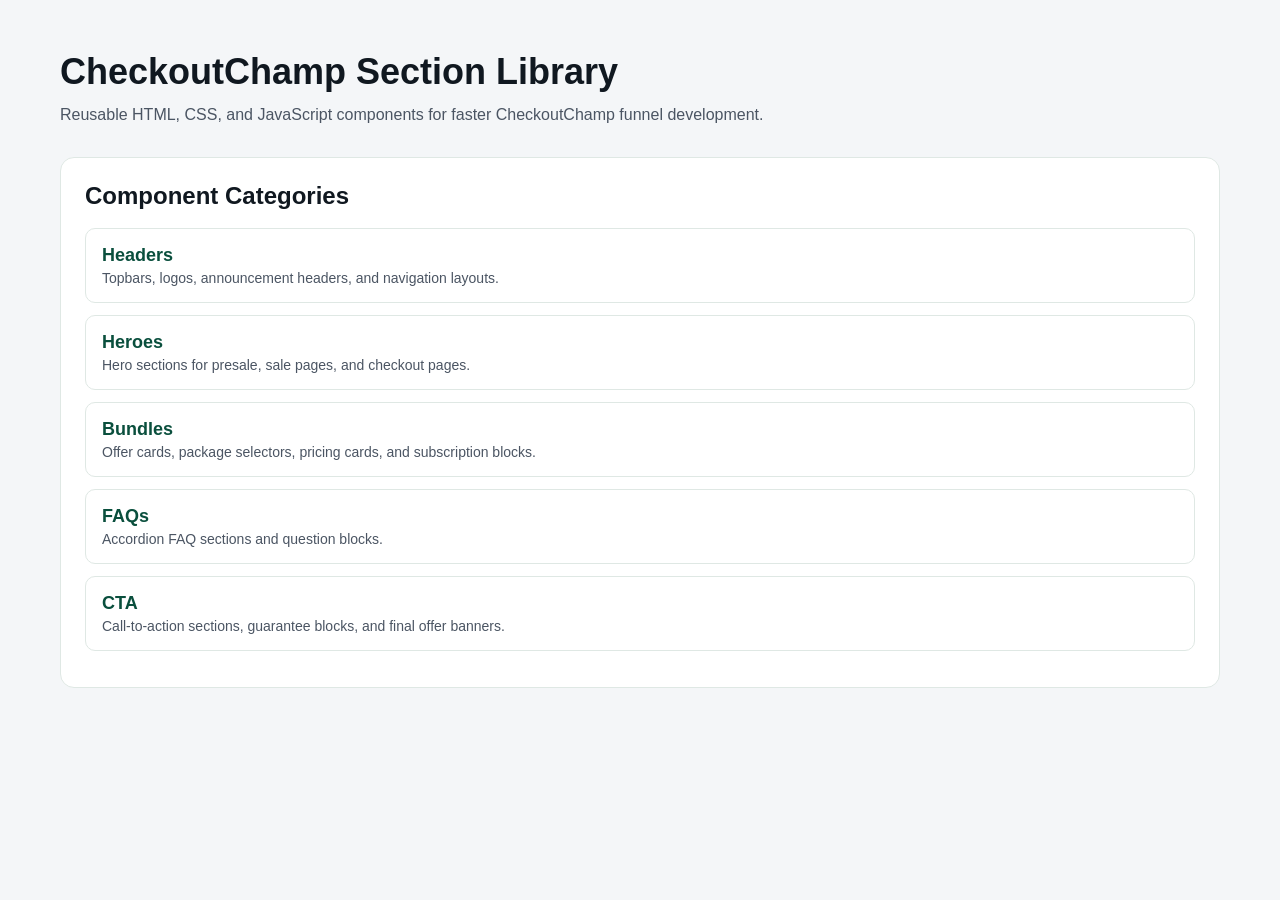
<file: index.html>
<!DOCTYPE html>
<html lang="en">
<head>
  <meta charset="UTF-8" />
  <meta name="viewport" content="width=device-width, initial-scale=1.0" />

  <title>CheckoutChamp Section Library</title>

  <link rel="stylesheet" href="./global/preview.css" />
</head>
<body>
  <main class="library main-library">
    <header class="library__header">
      <h1>CheckoutChamp Section Library</h1>
      <p>Reusable HTML, CSS, and JavaScript components for faster CheckoutChamp funnel development.</p>
    </header>
<section class="library-group">
  <h2>Component Categories</h2>

  <a class="library-card" href="./components/headers/">
    <strong>Headers</strong>
    <span>Topbars, logos, announcement headers, and navigation layouts.</span>
  </a>

  <a class="library-card" href="./components/heroes/">
    <strong>Heroes</strong>
    <span>Hero sections for presale, sale pages, and checkout pages.</span>
  </a>

  <a class="library-card" href="./components/bundles/">
    <strong>Bundles</strong>
    <span>Offer cards, package selectors, pricing cards, and subscription blocks.</span>
  </a>
<a class="library-card" href="./components/faqs/">
  <strong>FAQs</strong>
  <span>Accordion FAQ sections and question blocks.</span>
</a>
  <a class="library-card" href="./components/cta/">
    <strong>CTA</strong>
    <span>Call-to-action sections, guarantee blocks, and final offer banners.</span>
  </a>
</section>
  </main>

  <script src="./global/preview.js"></script>
</body>
</html>
</file>
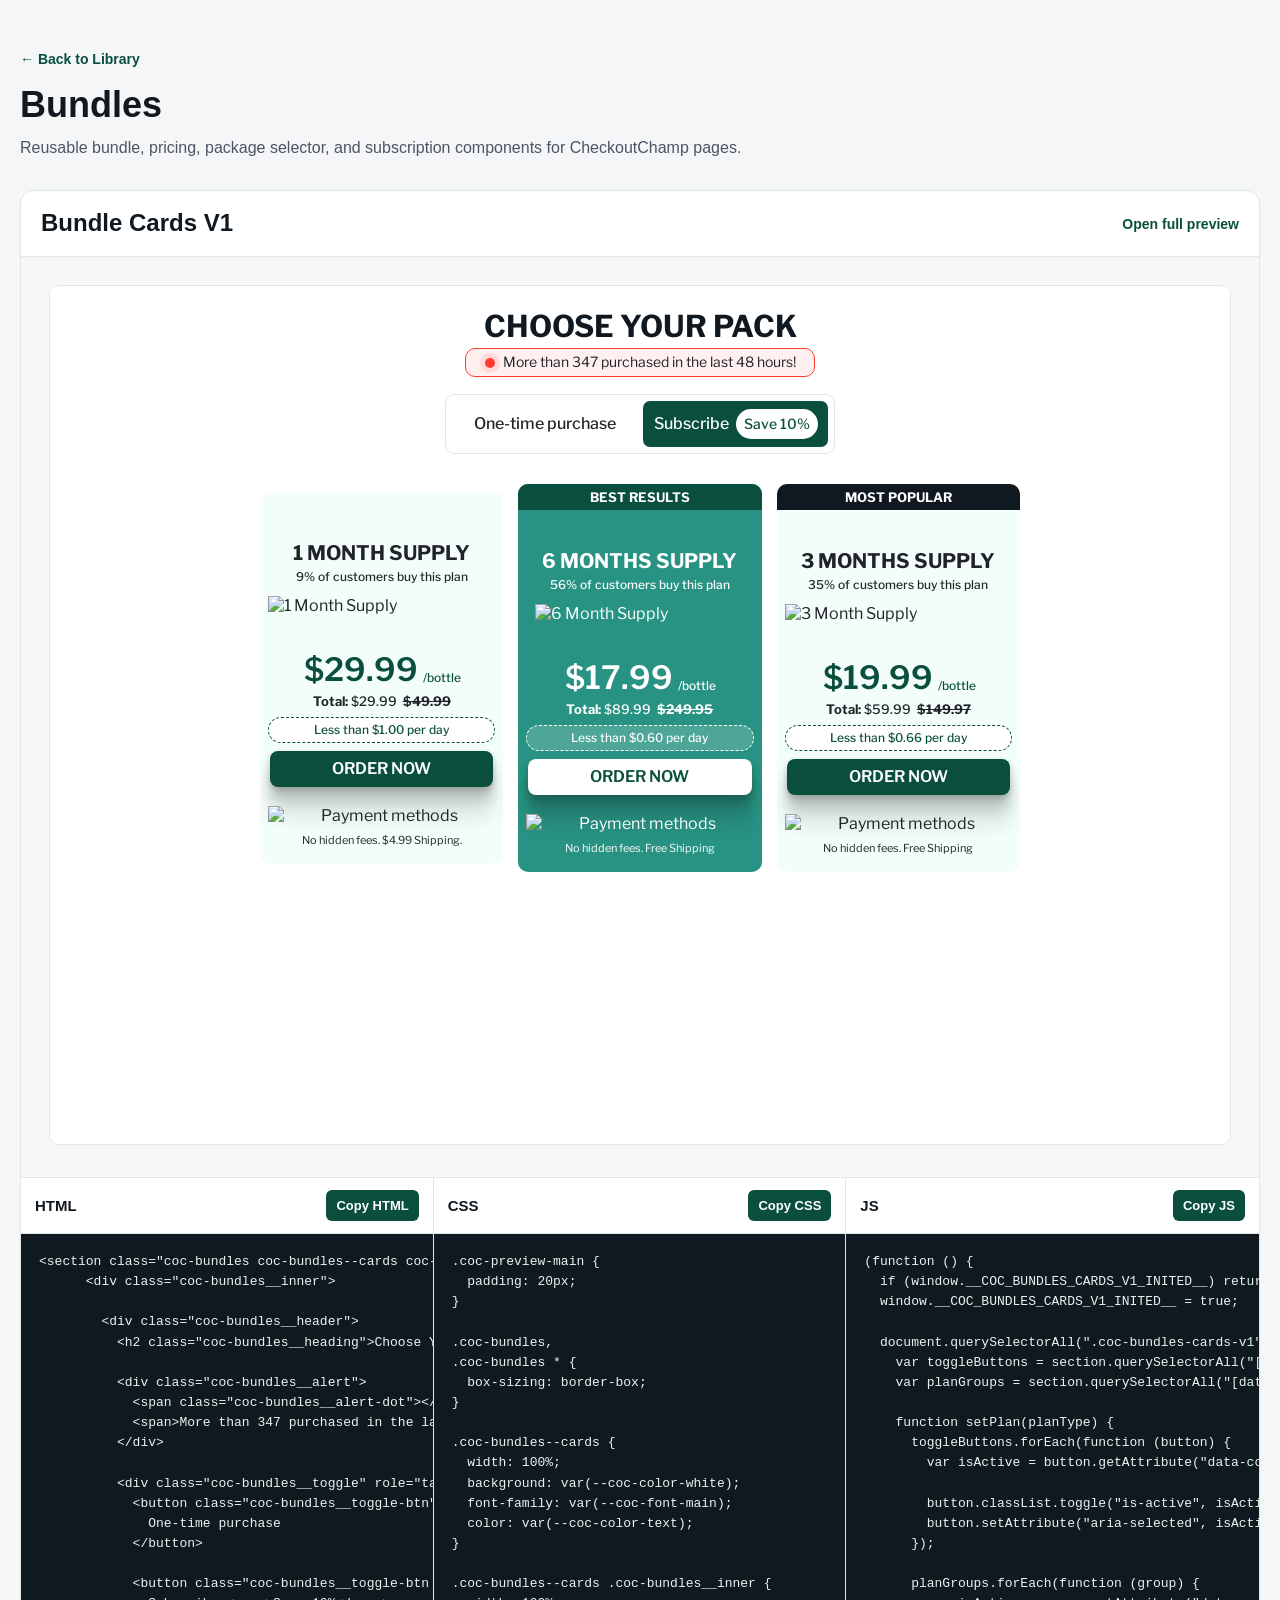
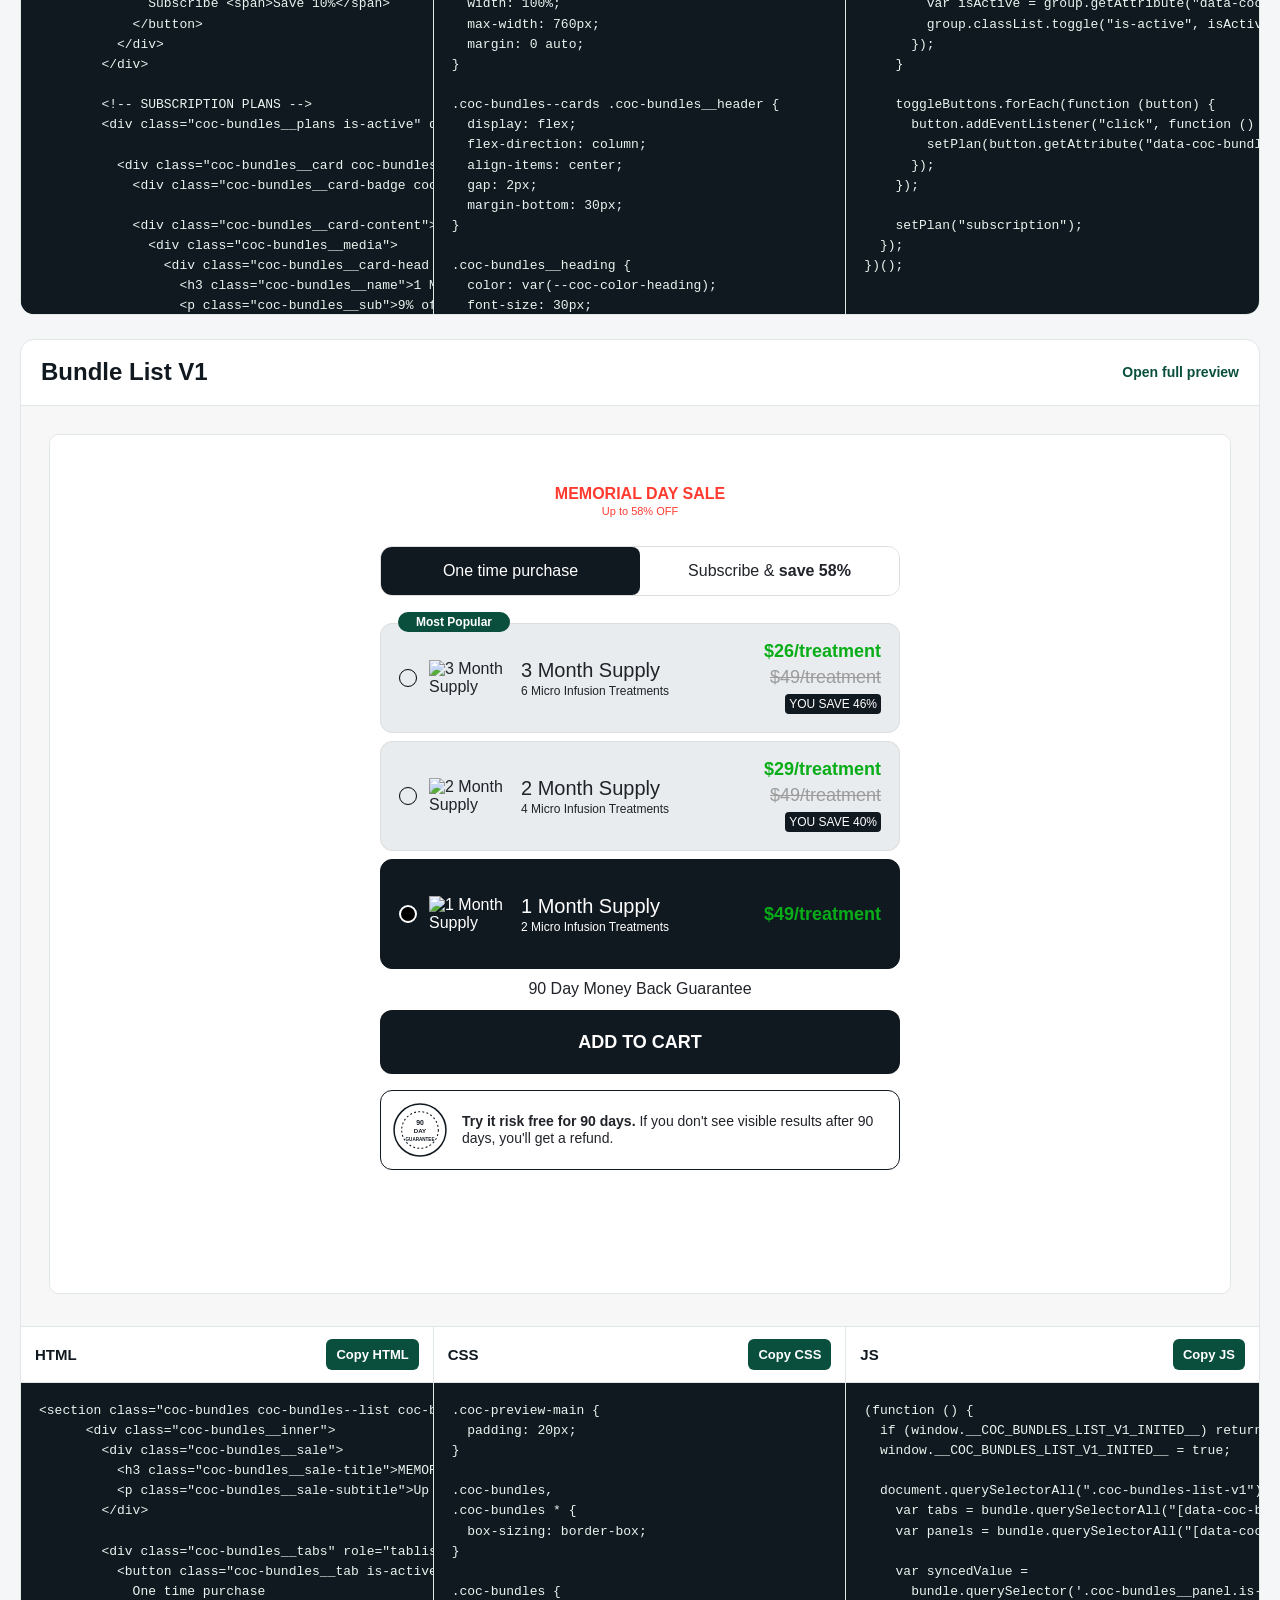
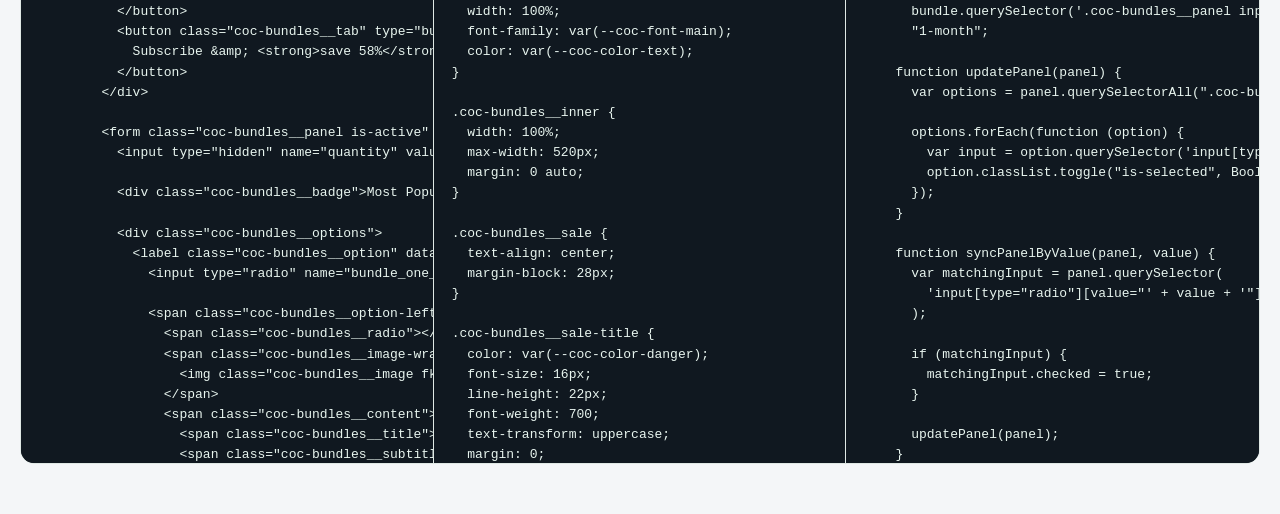
<file: components/bundles/index.html>
<!DOCTYPE html>
<html lang="en">

<head>
  <meta charset="UTF-8" />
  <meta name="viewport" content="width=device-width, initial-scale=1.0" />

  <title>Bundles | CheckoutChamp Section Library</title>

  <link rel="stylesheet" href="../../global/base.css" />
  <link rel="stylesheet" href="../../global/preview.css" />
  <link rel="stylesheet" href="../../palettes/palette-01.css" />

  <style>
    .component-code-grid.component-code-grid--three {
      grid-template-columns: repeat(3, minmax(0, 1fr));
    }

    @media screen and (max-width: 1023px) {
      .component-code-grid.component-code-grid--three {
        grid-template-columns: 1fr;
      }
    }
  </style>
</head>

<body>
  <main class="library">
    <header class="library__header">
      <a class="library-back" href="../../index.html">← Back to Library</a>
      <h1>Bundles</h1>
      <p>Reusable bundle, pricing, package selector, and subscription components for CheckoutChamp pages.</p>
    </header>

    <section class="component-preview">
      <div class="component-preview__head">
        <h2>Bundle Cards V1</h2>
        <a class="component-preview__open" href="./cards-v1/">Open full preview</a>
      </div>

      <div class="component-preview__render">
        <iframe class="component-preview__iframe" src="./cards-v1/" title="Bundle Cards V1 Preview"></iframe>
      </div>
      <div class="component-code-grid component-code-grid--three">
        <div class="component-code-box">
          <div class="component-code-box__top">
            <h3>HTML</h3>
            <button type="button" class="copy-code-btn" data-copy-target="bundle-cards-v1-html">
              Copy HTML
            </button>
          </div>

          <pre><code
  id="bundle-cards-v1-html"
  data-code-src="./cards-v1/index.html"
  data-code-selector=".coc-bundles"
>Loading HTML...</code></pre>
        </div>

        <div class="component-code-box">
          <div class="component-code-box__top">
            <h3>CSS</h3>
            <button type="button" class="copy-code-btn" data-copy-target="bundle-cards-v1-css">
              Copy CSS
            </button>
          </div>
          <pre><code
  id="bundle-cards-v1-css"
  data-code-src="./cards-v1/style.css"
>Loading CSS...</code></pre>
        </div>
        <div class="component-code-box">
          <div class="component-code-box__top">
            <h3>JS</h3>
            <button type="button" class="copy-code-btn" data-copy-target="bundle-cards-v1-css">
              Copy JS
            </button>
          </div>
          <pre><code
  id="bundle-cards-v1-js"
  data-code-src="./cards-v1/script.js"
>Loading JS...</code></pre>
        </div>
      </div>
    </section>

    <section class="component-preview">
      <div class="component-preview__head">
        <h2>Bundle List V1</h2>
        <a class="component-preview__open" href="./list-v1/">Open full preview</a>
      </div>

      <div class="component-preview__render">
        <iframe class="component-preview__iframe" src="./list-v1/" title="Bundle List V1 Preview"></iframe>
      </div>
      <div class="component-code-grid component-code-grid--three">
        <div class="component-code-box">
          <div class="component-code-box__top">
            <h3>HTML</h3>
            <button type="button" class="copy-code-btn" data-copy-target="bundle-list-v1-html">
              Copy HTML
            </button>
          </div>

          <pre><code
  id="bundle-list-v1-html"
  data-code-src="./list-v1/index.html"
  data-code-selector=".coc-bundles"
>Loading HTML...</code></pre>
        </div>

        <div class="component-code-box">
          <div class="component-code-box__top">
            <h3>CSS</h3>
            <button type="button" class="copy-code-btn" data-copy-target="bundle-list-v1-css">
              Copy CSS
            </button>
          </div>

          <pre><code
  id="bundle-list-v1-css"
  data-code-src="./list-v1/style.css"
>Loading CSS...</code></pre>
        </div>

        <div class="component-code-box">
          <div class="component-code-box__top">
            <h3>JS</h3>
            <button type="button" class="copy-code-btn" data-copy-target="bundle-list-v1-css">
              Copy JS
            </button>
          </div>

          <pre><code
  id="bundle-list-v1-js"
  data-code-src="./list-v1/script.js"
>Loading JS...</code></pre>
        </div>
      </div>
    </section>
  </main>

  <script src="../../global/preview.js"></script>
</body>

</html>
</file>
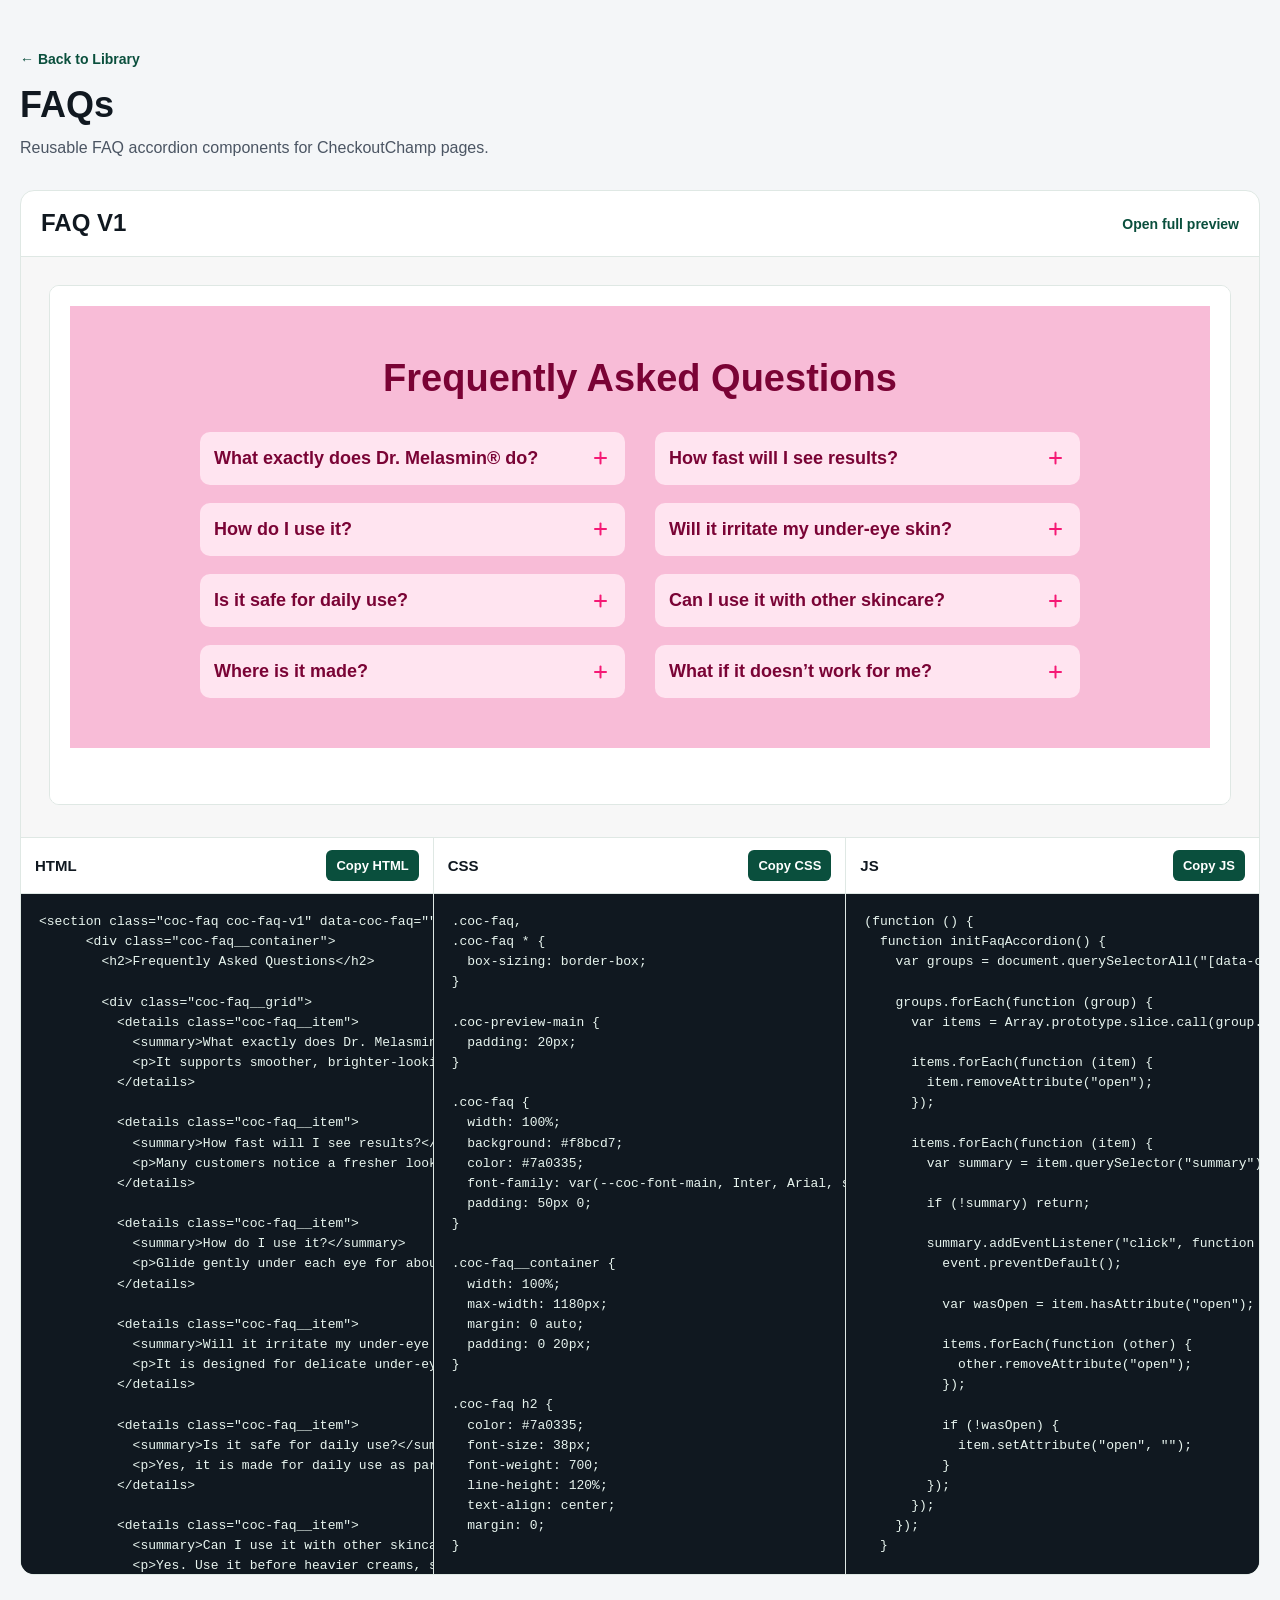
<file: components/faqs/index.html>
<!DOCTYPE html>
<html lang="en">
<head>
  <meta charset="UTF-8" />
  <meta name="viewport" content="width=device-width, initial-scale=1.0" />

  <title>FAQs | CheckoutChamp Section Library</title>

  <link rel="stylesheet" href="../../global/base.css" />
  <link rel="stylesheet" href="../../global/preview.css" />
  <link rel="stylesheet" href="../../palettes/palette-01.css" />

  <style>
    .component-preview__iframe {
      width: 100%;
      min-height: 520px;
      border: 1px solid #dfe8e4;
      border-radius: 10px;
      background: #ffffff;
    }
  </style>
</head>

<body>
  <main class="library">
    <header class="library__header">
      <a class="library-back" href="../../index.html">← Back to Library</a>
      <h1>FAQs</h1>
      <p>Reusable FAQ accordion components for CheckoutChamp pages.</p>
    </header>

    <section class="component-preview">
      <div class="component-preview__head">
        <h2>FAQ V1</h2>
        <a class="component-preview__open" href="./faq-v1/">Open full preview</a>
      </div>

      <div class="component-preview__render">
        <iframe class="component-preview__iframe" src="./faq-v1/" title="FAQ V1 Preview"></iframe>
      </div>

      <div class="component-code-grid component-code-grid--three">
        <div class="component-code-box">
          <div class="component-code-box__top">
            <h3>HTML</h3>
            <button type="button" class="copy-code-btn" data-copy-target="faq-v1-html">Copy HTML</button>
          </div>
          <pre><code id="faq-v1-html" data-code-src="./faq-v1/index.html" data-code-selector=".coc-faq">Loading HTML...</code></pre>
        </div>

        <div class="component-code-box">
          <div class="component-code-box__top">
            <h3>CSS</h3>
            <button type="button" class="copy-code-btn" data-copy-target="faq-v1-css">Copy CSS</button>
          </div>
          <pre><code id="faq-v1-css" data-code-src="./faq-v1/style.css">Loading CSS...</code></pre>
        </div>

        <div class="component-code-box">
          <div class="component-code-box__top">
            <h3>JS</h3>
            <button type="button" class="copy-code-btn" data-copy-target="faq-v1-js">Copy JS</button>
          </div>
          <pre><code id="faq-v1-js" data-code-src="./faq-v1/script.js">Loading JS...</code></pre>
        </div>
      </div>
    </section>
  </main>

  <script src="../../global/preview.js"></script>
</body>
</html>
</file>
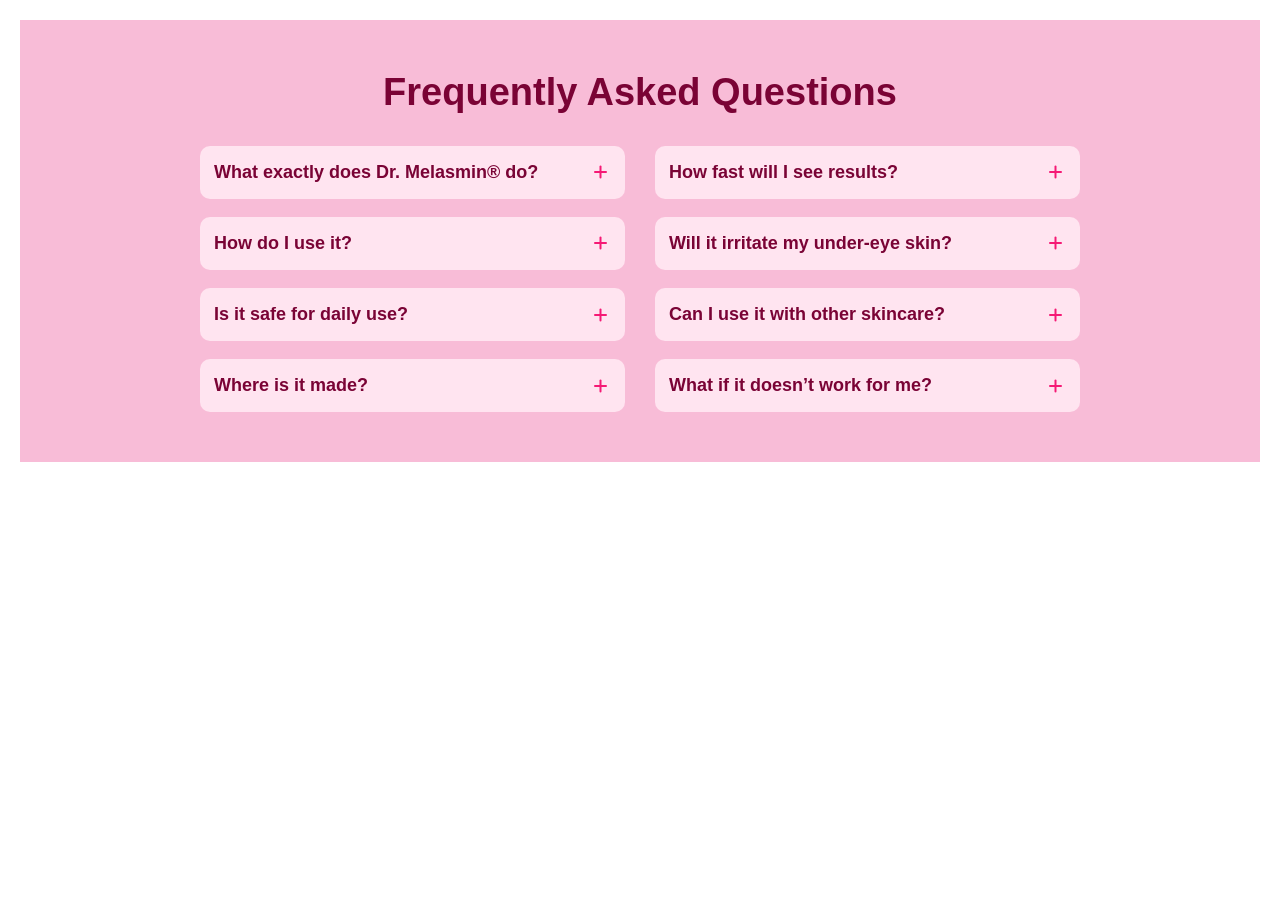
<file: components/faqs/faq-v1/index.html>
<!DOCTYPE html>
<html lang="en">
<head>
  <meta charset="UTF-8" />
  <meta name="viewport" content="width=device-width, initial-scale=1.0" />

  <title>FAQ V1 | CheckoutChamp Section Library</title>

  <link rel="stylesheet" href="https://fonts.googleapis.com/css2?family=Inter:wght@400;500;600;700&display=swap" />
  <link rel="stylesheet" href="../../../global/base.css" />
  <link rel="stylesheet" href="../../../palettes/palette-01.css" />
  <link rel="stylesheet" href="./style.css" />
</head>

<body>
  <main class="coc-preview-main">
    <section class="coc-faq coc-faq-v1" data-coc-faq>
      <div class="coc-faq__container">
        <h2>Frequently Asked Questions</h2>

        <div class="coc-faq__grid">
          <details class="coc-faq__item">
            <summary>What exactly does Dr. Melasmin® do?</summary>
            <p>It supports smoother, brighter-looking under-eyes and helps improve the look of hollowing, dark circles, and crepey skin.</p>
          </details>

          <details class="coc-faq__item">
            <summary>How fast will I see results?</summary>
            <p>Many customers notice a fresher look within days, with best results from consistent daily use.</p>
          </details>

          <details class="coc-faq__item">
            <summary>How do I use it?</summary>
            <p>Glide gently under each eye for about 15 seconds. Use daily on clean skin before heavier creams or makeup.</p>
          </details>

          <details class="coc-faq__item">
            <summary>Will it irritate my under-eye skin?</summary>
            <p>It is designed for delicate under-eye skin, but patch test first if you are very sensitive.</p>
          </details>

          <details class="coc-faq__item">
            <summary>Is it safe for daily use?</summary>
            <p>Yes, it is made for daily use as part of your skincare routine.</p>
          </details>

          <details class="coc-faq__item">
            <summary>Can I use it with other skincare?</summary>
            <p>Yes. Use it before heavier creams, sunscreen, or makeup.</p>
          </details>

          <details class="coc-faq__item">
            <summary>Where is it made?</summary>
            <p>It uses Korean skincare-inspired actives and clean manufacturing standards.</p>
          </details>

          <details class="coc-faq__item">
            <summary>What if it doesn’t work for me?</summary>
            <p>You are protected by the satisfaction guarantee during the guarantee window.</p>
          </details>
        </div>
      </div>
    </section>
  </main>

  <script src="./script.js"></script>
</body>
</html>
</file>
<file: global/preview.css>
* {
  box-sizing: border-box;
}

body {
  margin: 0;
  background: #f4f6f8;
  color: #101820;
  font-family: Arial, sans-serif;
}


.library {
  width: 100%;
  max-width: 100%;
  margin: 0 auto;
  padding: 50px 20px;
}
.library.main-library{
  max-width: 1200px;
}
.library__header {
  margin-bottom: 30px;
}

.library h1 {
  font-size: 36px;
  line-height: 1.2;
  margin: 0 0 10px;
}

.library p {
  font-size: 16px;
  line-height: 1.5;
  color: #4b5563;
  margin: 0;
}

.library-group {
  background: #ffffff;
  border: 1px solid #dfe8e4;
  border-radius: 14px;
  padding: 24px;
}

.library-group h2 {
  font-size: 24px;
  margin: 0 0 18px;
}

.library-card {
  display: block;
  border: 1px solid #dfe8e4;
  border-radius: 10px;
  background: #ffffff;
  color: #0a4f3d;
  text-decoration: none;
  margin-bottom: 12px;
  padding: 16px;
}

.library-card:hover {
  background: #f3fefa;
}

.library-card strong {
  display: block;
  font-size: 18px;
  font-weight: 700;
}

.library-card span {
  display: block;
  color: #4b5563;
  font-size: 14px;
  font-weight: 400;
  margin-top: 4px;
}

.library-back {
  display: inline-block;
  color: #0a4f3d;
  font-size: 14px;
  font-weight: 700;
  text-decoration: none;
  margin-bottom: 16px;
}

.component-preview {
  width: 100%;
  max-width: 100%;
  background: #ffffff;
  border: 1px solid #dfe8e4;
  border-radius: 14px;
  margin-top: 24px;
  overflow: hidden;
}

.component-preview__head {
  display: flex;
  align-items: center;
  justify-content: space-between;
  gap: 16px;
  border-bottom: 1px solid #dfe8e4;
  padding: 18px 20px;
}

.component-preview__head h2 {
  margin: 0;
  color: #101820;
  font-size: 24px;
  font-weight: 700;
  line-height: 120%;
}

.component-preview__open {
  color: #0a4f3d;
  font-size: 14px;
  font-weight: 700;
  text-decoration: none;
}

.component-preview__render {
  width: 100%;
  background: #f7f7f7;
  padding: 28px;
}

.component-preview__iframe {
  width: 100%;
  min-height: 860px;
  border: 1px solid #dfe8e4;
  border-radius: 10px;
  background: #ffffff;
}

.component-code-grid {
  display: grid;
  grid-template-columns: 1fr 1fr;
  gap: 0;
  border-top: 1px solid #dfe8e4;
}

.component-code-grid.component-code-grid--three {
  grid-template-columns: repeat(3, minmax(0, 1fr));
}

.component-code-box {
  min-width: 0;
  border-right: 1px solid #dfe8e4;
  background: #101820;
}

.component-code-box:last-child {
  border-right: 0;
}

.component-code-box__top {
  display: flex;
  align-items: center;
  justify-content: space-between;
  gap: 16px;
  background: #ffffff;
  border-bottom: 1px solid #dfe8e4;
  padding: 12px 14px;
}

.component-code-box__top h3 {
  margin: 0;
  color: #101820;
  font-size: 15px;
  font-weight: 700;
}

.copy-code-btn {
  border: 0;
  border-radius: 6px;
  background: #0a4f3d;
  color: #ffffff;
  font-size: 13px;
  font-weight: 700;
  padding: 8px 10px;
  cursor: pointer;
}

.component-code-box pre {
  max-height: 680px;
  min-height: 520px;
  overflow: auto;
  margin: 0;
  background: #101820;
  padding: 18px;
}

.component-code-box code {
  display: block;
  color: #e8f5ef;
  background: #101820;
  font-family: Consolas, Monaco, "Courier New", monospace;
  font-size: 13px;
  line-height: 1.55;
  white-space: pre;
}

@media screen and (max-width: 1023px) {
  .component-code-grid.component-code-grid--three {
    grid-template-columns: 1fr;
  }
}

@media screen and (max-width: 767px) {
  .library {
    padding: 32px 14px;
  }

  .component-preview__head {
    align-items: flex-start;
    flex-direction: column;
  }

  .component-preview__render {
    padding: 16px;
  }

  .component-preview__iframe {
    min-height: 820px;
  }

  .component-code-grid {
    grid-template-columns: 1fr;
  }

  .component-code-box {
    border-right: 0;
    border-bottom: 1px solid #dfe8e4;
  }

  .component-code-box:last-child {
    border-bottom: 0;
  }

  .component-code-box pre {
    min-height: 420px;
    max-height: 560px;
  }
}
</file>
<file: global/base.css>
:root {
  --coc-font-main: "Libre Franklin", Arial, sans-serif;
  --coc-font-secondary: "DM Sans", Arial, sans-serif;

  --coc-color-primary: #0a4f3d;
  --coc-color-secondary: #f3fefa;
  --coc-color-accent: #289383;

  --coc-color-text: #202329;
  --coc-color-heading: #101820;
  --coc-color-muted: #4b5563;
  --coc-color-border: #dfe8e4;

  --coc-color-white: #ffffff;
  --coc-color-black: #000000;
  --coc-color-off-white: #f8fffc;
  --coc-color-danger: #ff3b30;
  --coc-color-success: #08ad18;

  --coc-page-bg: var(--coc-color-white);
  --coc-section-bg: var(--coc-color-secondary);
  --coc-card-bg: var(--coc-color-white);

  --coc-btn-bg: var(--coc-color-primary);
  --coc-btn-text: var(--coc-color-white);

  --coc-container: 1200px;

  --coc-radius-sm: 8px;
  --coc-radius-md: 12px;
  --coc-radius-lg: 16px;
}

* {
  box-sizing: border-box;
}

html,
body {
  width: 100%;
  margin: 0;
  padding: 0;
}

body {
  font-family: var(--coc-font-main);
  color: var(--coc-color-text);
  background: var(--coc-page-bg);
}

img,
video,
svg {
  max-width: 100%;
}

img,
video {
  display: block;
  height: auto;
}

button,
input,
select,
textarea {
  font-family: inherit;
}

button {
  cursor: pointer;
}

.coc-container {
  width: 100%;
  max-width: var(--coc-container);
  margin: 0 auto;
  padding: 0 20px;
}
</file>
<file: palettes/palette-01.css>
:root {
  --coc-font-main: Arial, sans-serif;
  --coc-font-secondary: Arial, sans-serif;

  --coc-color-primary: #101820;
  --coc-color-secondary: #f7f7f7;
  --coc-color-accent: #0a4f3d;

  --coc-color-text: #202329;
  --coc-color-heading: #101820;
  --coc-color-muted: #4b5563;
  --coc-color-border: #dddddd;

  --coc-color-white: #ffffff;
  --coc-color-black: #000000;
  --coc-color-off-white: #f8f8f8;
  --coc-color-danger: #ff3b30;
  --coc-color-success: #08ad18;

  --coc-page-bg: #ffffff;
  --coc-section-bg: #f7f7f7;
  --coc-card-bg: #ffffff;

  --coc-btn-bg: #101820;
  --coc-btn-text: #ffffff;

  --coc-color-notice-bg: rgba(255, 254, 221, 1);
}
</file>
<file: components/faqs/faq-v1/style.css>
.coc-faq,
.coc-faq * {
  box-sizing: border-box;
}

.coc-preview-main {
  padding: 20px;
}

.coc-faq {
  width: 100%;
  background: #f8bcd7;
  color: #7a0335;
  font-family: var(--coc-font-main, Inter, Arial, sans-serif);
  padding: 50px 0;
}

.coc-faq__container {
  width: 100%;
  max-width: 1180px;
  margin: 0 auto;
  padding: 0 20px;
}

.coc-faq h2 {
  color: #7a0335;
  font-size: 38px;
  font-weight: 700;
  line-height: 120%;
  text-align: center;
  margin: 0;
}

.coc-faq__grid {
  display: grid;
  grid-template-columns: repeat(2, minmax(0, 1fr));
  gap: 18px 30px;
  max-width: 880px;
  margin: 30px auto 0;
}

.coc-faq__item {
  border: 0;
  border-radius: 10px;
  background: #ffe4f0;
  overflow: hidden;
  height: fit-content;
}

.coc-faq__item summary {
  position: relative;
  list-style: none;
  cursor: pointer;
  color: #7a0335;
  font-size: 18px;
  line-height: 140%;
  font-weight: 700;
  padding: 14px 48px 14px 14px;
}

.coc-faq__item summary::-webkit-details-marker {
  display: none;
}

.coc-faq__item summary::before,
.coc-faq__item summary::after {
  content: "";
  position: absolute;
  right: 18px;
  top: 50%;
  width: 13px;
  height: 2px;
  background: #f51975;
  border-radius: 99px;
  transform: translateY(-50%);
  transition: transform 0.2s ease;
}

.coc-faq__item summary::after {
  transform: translateY(-50%) rotate(90deg);
}

.coc-faq__item[open] summary::after {
  transform: translateY(-50%) rotate(0deg);
}

.coc-faq__item p {
  color: #7a0335;
  font-size: 15px;
  font-weight: 400;
  line-height: 150%;
  margin: -4px 0 0;
  padding: 0 14px 16px;
}

@media screen and (max-width: 767px) {
  .coc-preview-main {
    padding: 0;
  }

  .coc-faq {
    padding: 34px 0;
  }

  .coc-faq__container {
    padding: 0 10px;
  }

  .coc-faq h2 {
    font-size: 28px;
  }

  .coc-faq__grid {
    grid-template-columns: 1fr;
    gap: 8px;
    margin-top: 24px;
  }

  .coc-faq__item summary {
    font-size: 16px;
    line-height: 140%;
  }
}
</file>
